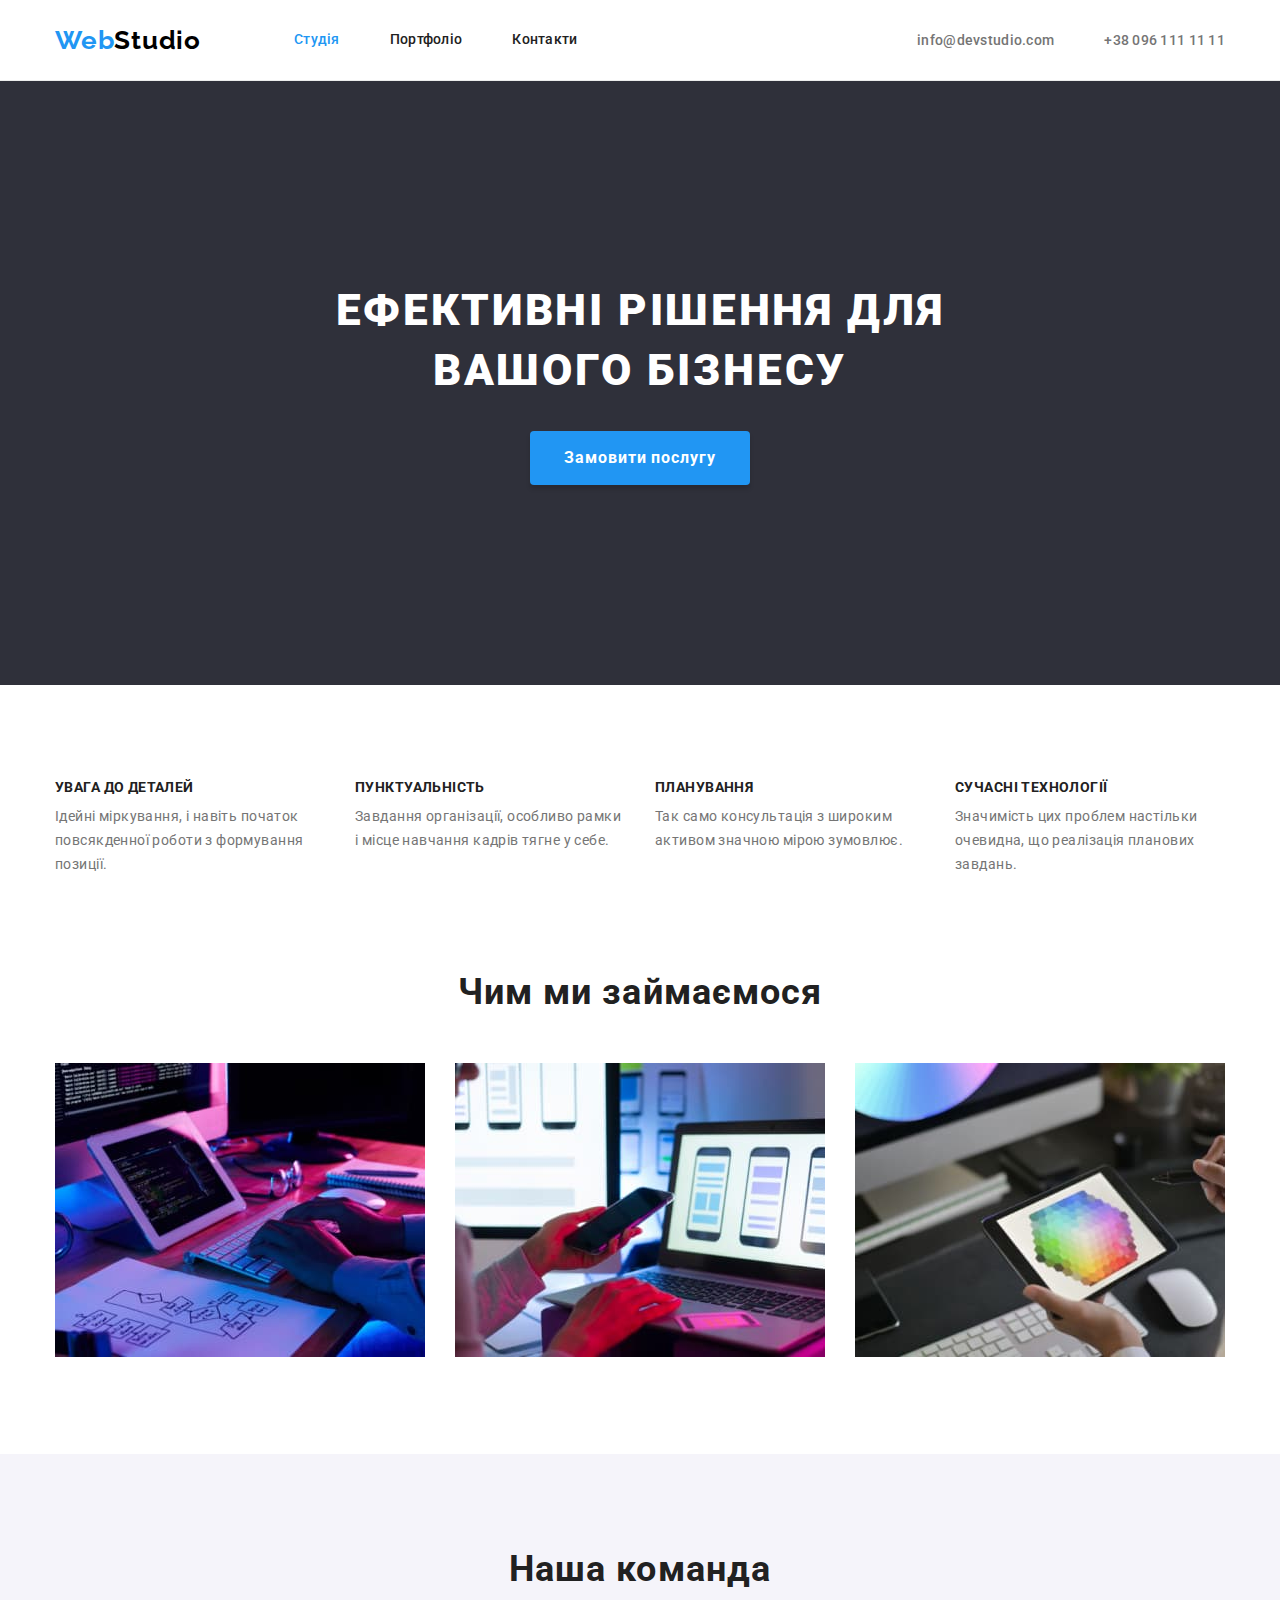
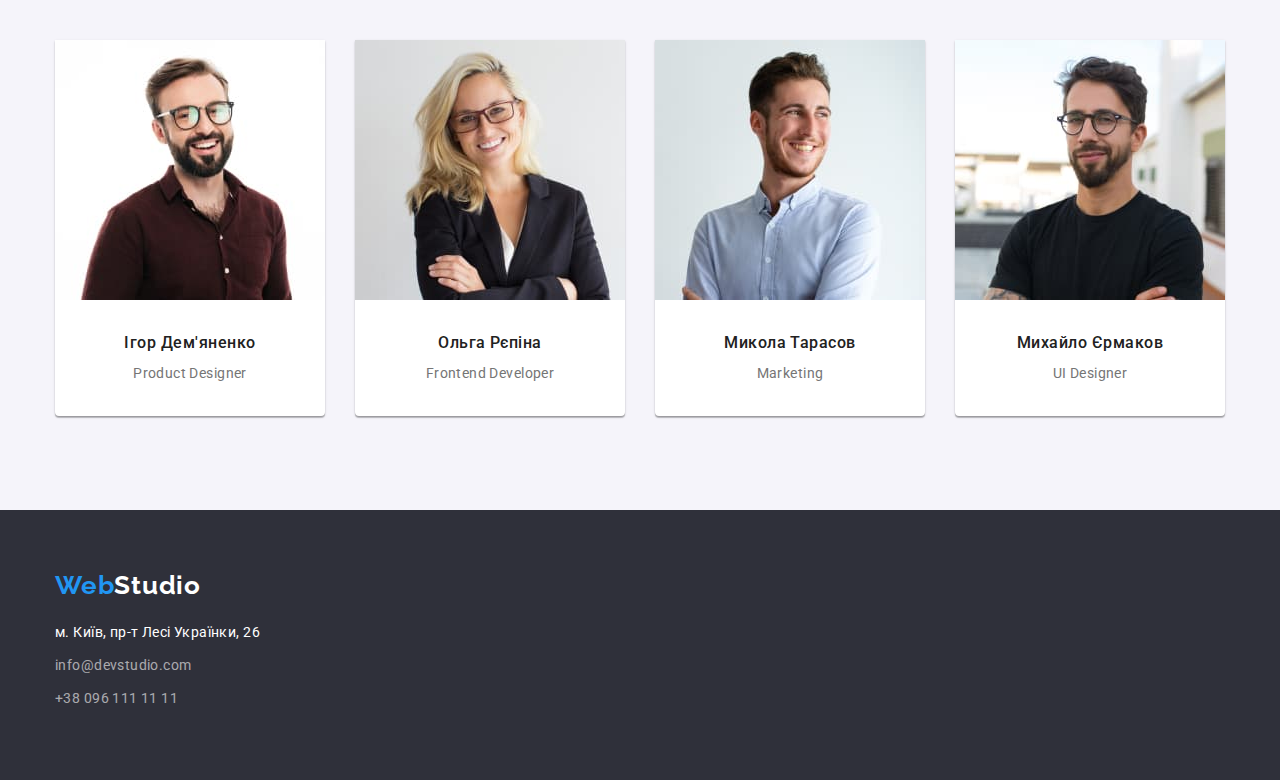
<file: index.html>
<!DOCTYPE html>
<html lang="uk">
<head>
    <meta charset="UTF-8">
    <meta http-equiv="X-UA-Compatible" content="IE=edge">
    <meta name="viewport" content="width=device-width, initial-scale=1.0">
    <title>WebStudio</title>
    <link rel="stylesheet" href="https://fonts.googleapis.com/css2?family=Raleway:wght@700&family=Roboto:wght@400;500;700;900&display=swap">
    <link
    rel="stylesheet"
    href="https://cdnjs.cloudflare.com/ajax/libs/modern-normalize/1.1.0/modern-normalize.min.css"
  />
    <link rel="stylesheet" href="./css/styles.css">
</head>
<body>
  <header class="page-header">
    <div class="container main-nav">
    <nav>
        <a class="logo header" href="./index.html"><span class="accent">Web</span>Studio</a>
        <ul class="site-nav list">
            <li>
                <a href="./index.html" class="link current">Студія</a>
            </li>
            <li>
                <a href="./portfolio.html" class="link">Портфоліо</a>
            </li>
            <li>
                <a href="#" class="link">Контакти</a>
            </li>
        </ul>
    </nav>
    <ul class="header-contacts list">
        <li>
            <a href="mailto:info@devstudio.com">info@devstudio.com</a>
        </li>
        <li>
            <a href="tel:+380961111111">+38 096 111 11 11</a>
        </li>
    </ul>
    </div>
  </header>
  <main>
    <section class="hero">
        <div class="container">
        <h1 class="hero-title">Ефективні рішення для вашого бізнесу</h1>
        <button type="button">Замовити послугу</button>
    </div>
    </section>
    <section class="features">
        <div class="container">
        <h2 class="visually-hidden">Наші переваги</h2>
        <ul class="list features-list">
            <li>
                <h3 class="title">Увага до деталей</h3>
                <p>Ідейні міркування, і навіть початок повсякденної роботи з формування позиції.</p>
            </li>
            <li>
                <h3 class="title">Пунктуальність</h3>
                <p>Завдання організації, особливо рамки і місце навчання кадрів тягне у себе.</p>
            </li>
            <li>
                <h3 class="title">Планування</h3>
                <p>Так само консультація з широким активом значною мірою зумовлює.</p>
            </li>
            <li>
                <h3 class="title">Сучасні технології</h3>
                <p>Значимість цих проблем настільки очевидна, що реалізація планових завдань.</p>
            </li>
        </ul>
    </div>
    </section>
    <section class="no-padding">
        <div class="container">
        <h2 class="section-title">Чим ми займаємося</h2>
        <ul class="list activity">
            <li>
                <img src="./images/box-1.jpg" alt="Робота за комп'ютером">
            </li>
            <li>
                <img src="./images/box-2.jpg" alt="Смартфон і ноутбук">
            </li>
            <li>
                <img src="./images/box-3.jpg" alt="Колірне коло">
            </li>
        </ul>
        </div>
    </section>
    <section class="team">
        <div class="container">
        <h2 class="section-title">Наша команда</h2>
        <ul class="list team-list">
            <li>
                <img src="./images/team-1.jpg" alt="Хлопець в окулярах">
                <div class="team-descr">
                <h3 class="title">Ігор Дем'яненко</h3>
                <p>Product Designer</p>
                </div>
            </li>
            <li>
                <img src="./images/team-2.jpg" alt="Дівчина в окулярах">
                <div class="team-descr">
                <h3 class="title">Ольга Рєпіна</h3>
                <p>Frontend Developer</p>
                </div>
            </li>
            <li>
                <img src="./images/team-3.jpg" alt="Усміхнений хлопець">
                <div class="team-descr">
                <h3 class="title">Микола Тарасов</h3>
                <p>Marketing</p>
                </div>
            </li>
            <li>
                <img src="./images/team-4.jpg" alt="Хлопець з тату">
                <div class="team-descr">
                <h3 class="title">Михайло Єрмаков</h3>
                <p>UI Designer</p>
                </div>
            </li>
        </ul>
        </div>
    </section>
  </main>
  <footer class="page-footer">
    <div class="container">
    <a class="logo" href="./index.html"><span class="accent">Web</span>Studio</a>
    <address>
        <ul class="list">
            <li>
                <a class="address" href="https://goo.gl/maps/CPtrU1FHBa2aNyZL9" 
                target="_blank" 
                rel="noopener noreferrer nofollow">м. Київ, пр-т Лесі Українки, 26</a>
            </li>
            <li>
                <a class="address contacts" href="mailto:info@devstudio.com">info@devstudio.com</a>
            </li>
            <li>
                <a class="address contacts" href="tel:+380961111111">+38 096 111 11 11</a>
            </li>
        </ul>
    </address>
    </div>
  </footer>
</body>
</html>
</file>
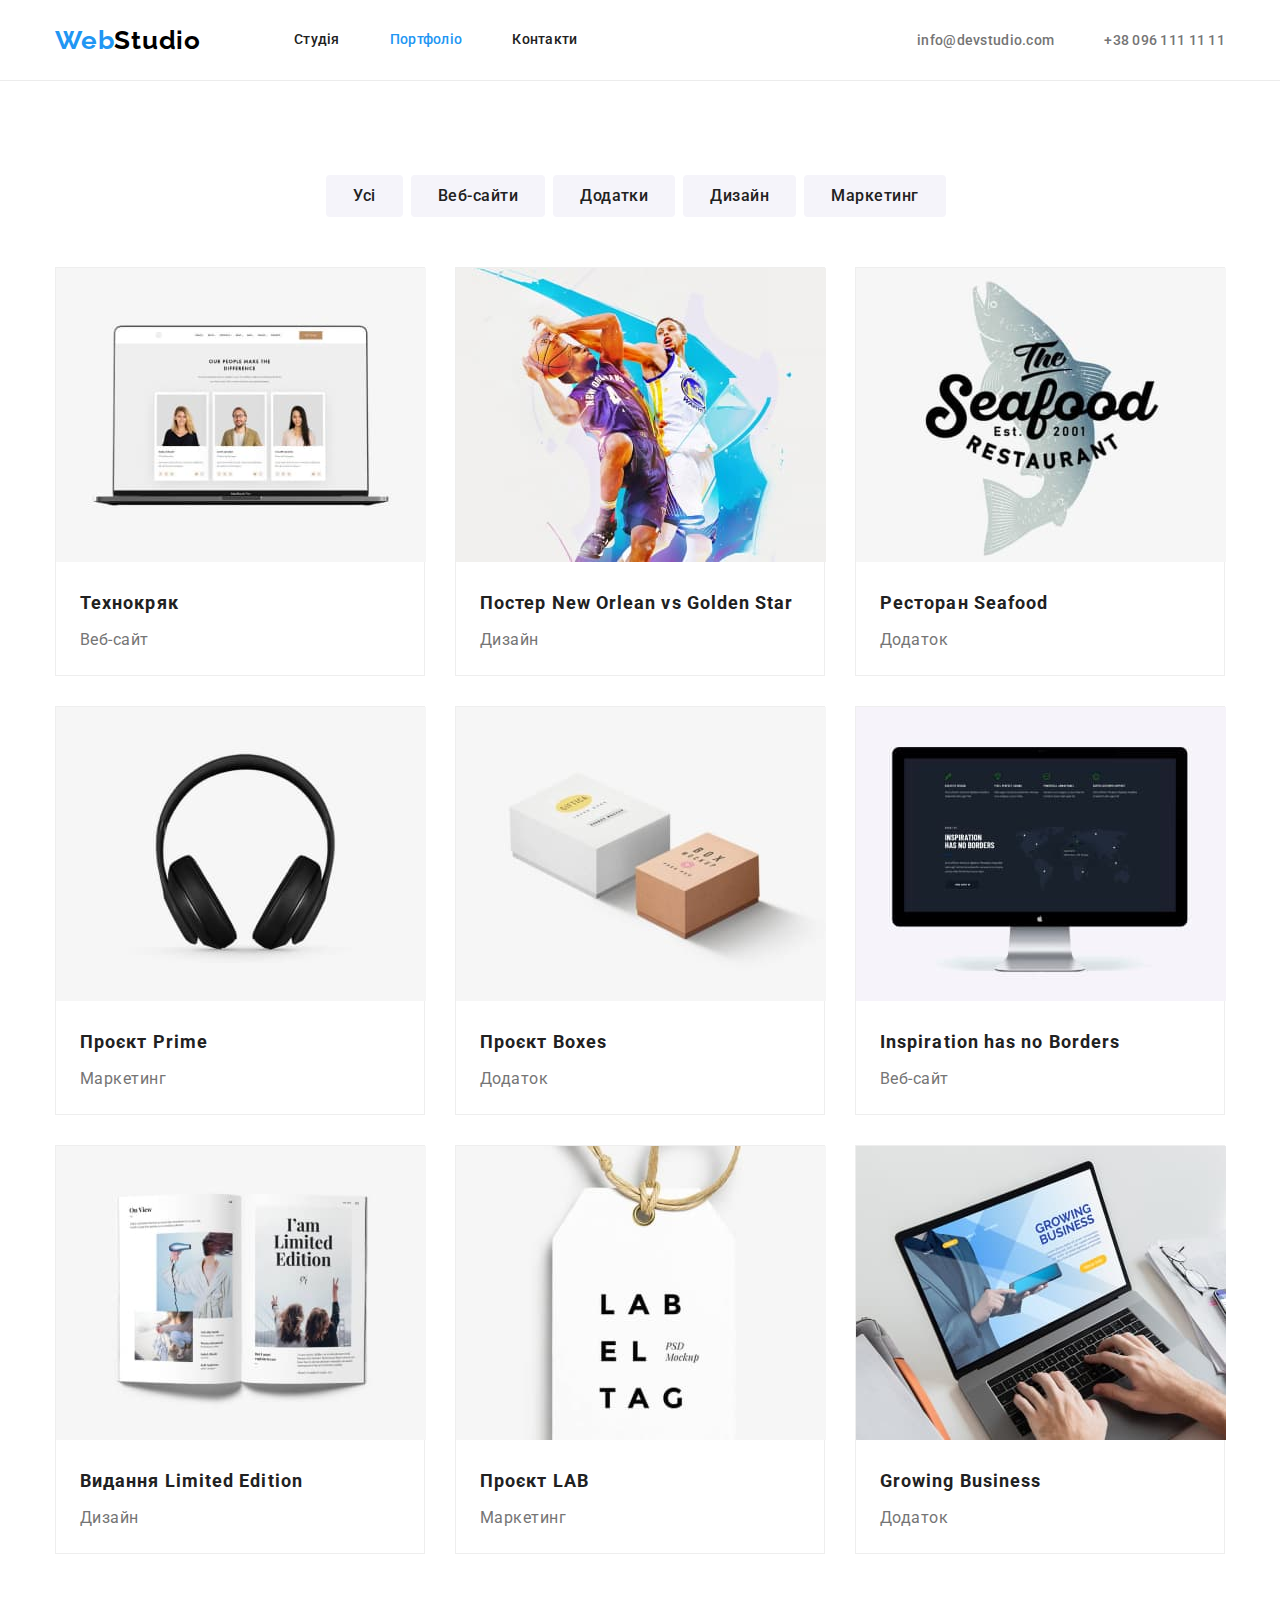
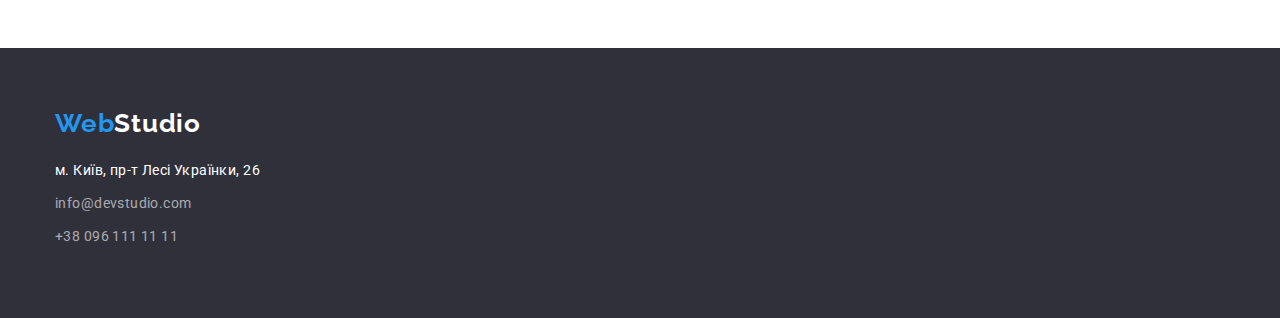
<file: portfolio.html>
<!DOCTYPE html>
<html lang="uk">
<head>
    <meta charset="UTF-8">
    <meta http-equiv="X-UA-Compatible" content="IE=edge">
    <meta name="viewport" content="width=device-width, initial-scale=1.0">
    <title>Portfolio</title>
    <link rel="stylesheet" href="https://fonts.googleapis.com/css2?family=Raleway:wght@700&family=Roboto:wght@400;500;700;900&display=swap">
    <link
    rel="stylesheet"
    href="https://cdnjs.cloudflare.com/ajax/libs/modern-normalize/1.1.0/modern-normalize.min.css"
  />
    <link rel="stylesheet" href="./css/styles.css">
</head>
<body>
  <header class="page-header">
    <div class="container main-nav">
    <nav>
        <a class="logo header" href="./index.html"><span class="accent">Web</span>Studio</a>
        <ul class="site-nav list">
            <li>
                <a href="./index.html" class="link">Студія</a>
            </li>
            <li>
                <a href="./portfolio.html" class="link current">Портфоліо</a>
            </li>
            <li>
                <a href="#" class="link">Контакти</a>
            </li>
        </ul>
    </nav>
    <ul class="header-contacts list">
        <li>
            <a href="mailto:info@devstudio.com">info@devstudio.com</a>
        </li>
        <li>
            <a href="tel:+380961111111">+38 096 111 11 11</a>
        </li>
    </ul>
    </div>
  </header>
  <main>
    <h1 class="visually-hidden">Portfolio</h1>
    <section class="portfolio">
        <div class="container">
        <h2  class="visually-hidden">Портфоліо</h2>
        <ul class="list filter">
            <li><button type="button">Усі</button></li>
            <li><button type="button">Веб-сайти</button></li>
            <li><button type="button">Додатки</button></li>
            <li><button type="button">Дизайн</button></li>
            <li><button type="button">Маркетинг</button></li>
        </ul>
        <ul class="list portfolio">
            <li>
                <img src="./images/project-1.jpg" alt="команда на сайті">
                <div class="portfolio-descr">
                <h3 class="title">Технокряк </h3>
                <p>Веб-сайт</p>
                </div>
            </li>
            <li>
                <img src="./images/project-2.jpg" alt="гра в баскетбол">
                <div class="portfolio-descr">
                <h3 class="title">Постер New Orlean vs Golden Star</h3>
                <p>Дизайн</p>
                </div>
            </li>
            <li>
                <img src="./images/project-3.jpg" alt="логотип ресторану">
                <div class="portfolio-descr">
                <h3 class="title">Ресторан Seafood</h3>
                <p>Додаток</p>
                </div>
            </li>
            <li>
                <img src="./images/project-4.jpg" alt="навушники">
                <div class="portfolio-descr">
                <h3 class="title">Проєкт Prime</h3>
                <p>Маркетинг</p>
                </div>
            </li>
            <li>
                <img src="./images/project-5.jpg" alt="дві коробки">
                <div class="portfolio-descr">
                <h3 class="title">Проєкт Boxes</h3>
                <p>Додаток</p>
                </div>
            </li>
            <li>
                <img src="./images/project-6.jpg" alt="головна сторінка сайту">
                <div class="portfolio-descr">
                <h3 class="title">Inspiration has no Borders</h3>
                <p>Веб-сайт</p>
                </div>
            </li>
            <li>
                <img src="./images/project-7.jpg" alt="розгорнутий журнал">
                <div class="portfolio-descr">
                <h3 class="title">Видання Limited Edition</h3>
                <p>Дизайн</p>
                </div>
            </li>
            <li>
                <img src="./images/project-8.jpg" alt="лейбл для одягу">
                <div class="portfolio-descr">
                <h3 class="title">Проєкт LAB</h3>
                <p>Маркетинг</p>
                </div>
            </li>
            <li>
                <img src="./images/project-9.jpg" alt="руки і ноутбук">
                <div class="portfolio-descr">
                <h3 class="title">Growing Business</h3>
                <p>Додаток</p>
                </div>
            </li>
        </ul>
        </div>
    </section>
  </main>
  <footer class="page-footer">
    <div class="container">
    <a class="logo" href="./index.html"><span class="accent">Web</span>Studio</a>
    <address>
        <ul class="list">
            <li>
                <a class="address" href="https://goo.gl/maps/CPtrU1FHBa2aNyZL9" 
                target="_blank" 
                rel="noopener noreferrer nofollow">м. Київ, пр-т Лесі Українки, 26</a>
            </li>
            <li>
                <a class="address contacts" href="mailto:info@devstudio.com">info@devstudio.com</a>
            </li>
            <li>
                <a class="address contacts" href="tel:+380961111111">+38 096 111 11 11</a>
            </li>
        </ul>
    </address>
    </div>
  </footer>
</body>
</html>
</file>
<file: css/styles.css>
:root {
    --main-bg-color: #FFFFFF;
    --secondary-bg-color: #F5F4FA;
    --add-bg-color: #2F303A;
    --primary-text-color: #757575;
    --secondary-text-color: #212121;
    --title-text-color: #FFFFFF;
    --accent-color: #2196F3;
}

body {
    background-color: var(--main-bg-color);
    color: var(--primary-text-color);

    font-family: 'Roboto', sans-serif;
    font-size: 14px;
}

/*button*/
a, button {
    cursor: pointer;
}


/* Logo */

.logo {
    color: #000000;

    font-family: 'Raleway', sans-serif;
    font-weight: 700;
    font-size: 26px;
    line-height: 1.19;
    letter-spacing: 0.03em;
    text-decoration: none;
}

.logo.header {
    display: flex;
    align-items: center;
}

.accent {color: var(--accent-color);}

/* List */
.list {
    padding: 0;
    margin: 0;
    list-style: none;
}

/* Hide headings */
.visually-hidden {
    position: absolute;
    white-space: nowrap;
    width: 1px;
    height: 1px;
    overflow: hidden;
    border: 0;
    padding: 0;
    clip: rect(0 0 0 0);
    clip-path: inset(50%);
    margin: -1px;
}

/* Site nav */
.main-nav {
    display: flex;
    align-items: center;
}

.page-header {
    border: solid #ECECEC;
    border-width: 0 0 1px 0;
}

.page-header nav {
    display: flex;
}

.site-nav {
    display: flex;
    margin-left: 93px;
}

.site-nav li {
    margin-right: 50px;
}

.site-nav li:last-child {
    margin-right: 0;
}

.site-nav a {
    display: block;
    padding-top: 32px;
    padding-bottom: 32px;

    color: var(--secondary-text-color);
    
    font-weight: 500;
    font-size: 14px;
    line-height: 1.14;
    letter-spacing: 0.02em;

    text-decoration: none;
}
.site-nav a:hover,
.site-nav a:focus {
    color: var(--accent-color);
}
.site-nav .link.current {
    color: var(--accent-color);
}

.header-contacts {
    display: flex;
    margin-left: auto;
}

.header-contacts li + li {
    margin-left: 50px;
}

.header-contacts a
{
   
    color: var(--primary-text-color);

   font-weight: 500;
   font-size: 14px;
   line-height: 1.14;
   letter-spacing: 0.02em; 
   text-decoration: none;
}
.header-contacts a:hover,
.header-contacts a:focus
{
color: var(--accent-color);
}

/* Hero */
.hero {   
    padding-top: 200px;
    padding-bottom: 200px;
    
    background-color: var(--add-bg-color);
    color: var(--title-text-color);
    
    justify-items: center;
}

.hero-title {
    margin-top: 0;
    margin-bottom: 30px;
    width: 696px;
    margin-left: auto;
    margin-right: auto;
    font-weight: 900;
    font-size: 44px;
    line-height: 1.36;
    text-align: center;
    letter-spacing: 0.06em;
    text-transform: uppercase;
}

.hero button {
    display: block;
    margin: 0 auto;
    
    border-radius: 4px;
    padding: 10px 32px;
    min-width: 216px;

    color: var(--title-text-color);
    background-color: var(--accent-color);
    border-color: transparent;
    box-shadow: 0px 4px 4px rgba(0, 0, 0, 0.15);
    
    font-family: inherit;
    font-weight: 700;
    font-size: 16px;
    line-height: 1.88;
    align-items: center;
    text-align: center;
    letter-spacing: 0.06em
}

/* Features */
.list.features-list {
    display: flex;
}

.list.features-list li {
    margin-right: 30px;
    width: 270px;
}

.list.features-list li:last-child {
    margin-right: 0;
}

.features-list .title {
    color: var(--secondary-text-color);
    background-color: var(--main-bg-color);

    margin-top: 0;
    margin-bottom: 10px;
    font-size: 14px;
    line-height: 1.17;
    letter-spacing: 0.03em;
    text-transform: uppercase;
}

/* Section */
section {
    padding-top: 94px;
    padding-bottom: 94px;
}

section.no-padding {
    padding-top: 0;
}

.section-title {
    color: var(--secondary-text-color);

    margin-top: 0;
    margin-bottom: 50px;
    font-size: 36px;
    line-height: 1.17;
    letter-spacing: 0.03em;
    text-align: center;
}

.activity {
    display: flex;
}

.activity li {
    margin-right: 30px;
}

.activity li:last-child {
    margin-right: 0;
}

/* Team */
.team {
    background-color: var(--secondary-bg-color);
}
.team .title {
    color: var(--secondary-text-color);

    margin-top: 0;
    margin-bottom: 10px;
    font-weight: 500;
    font-size: 16px;
    letter-spacing: 0.03em;
    line-height: 1.19;
}

.team ul {
    width: 368px;
    display: flex;
    text-align: center;
}

.list.team-list li {
    margin-right: 30px;

    width: 270px;
    left: 515px;

    background: #FFFFFF;
    box-shadow: 0px 1px 3px rgba(0, 0, 0, 0.12), 0px 1px 1px rgba(0, 0, 0, 0.14), 0px 2px 1px rgba(0, 0, 0, 0.2);
    border-radius: 0px 0px 4px 4px;
}

.team-descr {
    padding-top: 30px;
    padding-bottom: 30px;
}

.list.team-list li:last-child
 {
    margin-right: 0px;
}

/* Footer */
.page-footer {
    background-color: var(--add-bg-color);
    padding-top: 60px;
    padding-bottom: 60px;
}

.page-footer .logo {
    color: white;
    display: inline-block;
    margin-bottom: 20px;
}

.page-footer a:hover,
.page-footer a:focus {
    color: var(--accent-color);
}


.address {
color: var(--title-text-color);
display: inline-block;
margin-bottom: 9px;
text-decoration: none;
font-weight: 400;
font-style: normal;
font-size: 14px;
line-height: 1.71;
letter-spacing: 0.03em;


}
.contacts {
color: rgba(255, 255, 255, 0.6);
margin-bottom: 9px;

}

/* Portfolio */
.portfolio {
    align-items: center;
}

.list.filter {
    display: flex;
    justify-content: center;
}

.list.filter li {
    margin-right: 8px;
    margin-bottom: 50px;
}

.list.filter button {
    display: block;
    padding: 6px 25px;
    border-radius: 4px;
    border-color: transparent;
}

.filter button:hover,
.filter button:focus {
    color: var(--title-text-color);
    background-color: var(--accent-color);
    box-shadow: 0px 3px 1px rgba(0, 0, 0, 0.1), 
    0px 1px 2px rgba(0, 0, 0, 0.08), 
    0px 2px 2px rgba(0, 0, 0, 0.12);
}
.filter button {
    color: var(--secondary-text-color);
    background-color: var(--secondary-bg-color);

    font-family: inherit;
    font-weight: 500;
    font-size: 16px;
    line-height: 1.62;
    letter-spacing: 0.03em;
}

.list.portfolio {
    display: flex;
    margin-left: auto;
    flex-wrap: wrap;
}

.list.portfolio li {
    width: 370px;
    margin-right: 30px;
    margin-bottom: 30px;

    background: #FFFFFF;
    border: 1px solid #EEEEEE;
}

.list.portfolio li:nth-child(3n) {
    margin-right: 0;
}

.list.portfolio li:nth-last-child(-n + 3) {
    margin-bottom: 0;
    }

.portfolio .title {
    color: var(--secondary-text-color); 
    margin-top: 0;
    margin-bottom: 4px;

    font-size: 18px;
    line-height: 2;
    letter-spacing: 0.06em
}

.portfolio p {
    font-size: 16px;
    line-height: 1.88;
    letter-spacing: 0.03em;
}

.portfolio-descr {
    padding: 20px 24px;
}

.container {
    /* outline: 5px solid orange;*/
    width: 1200px;
    padding-left: 15px;
    padding-right: 15px;

    margin: 0 auto;
}

p {
    margin-top: 0;
    margin-bottom: 0;
    font-size: 14px;
    line-height: 1.71;
    letter-spacing: 0.03em;
}
</file>
